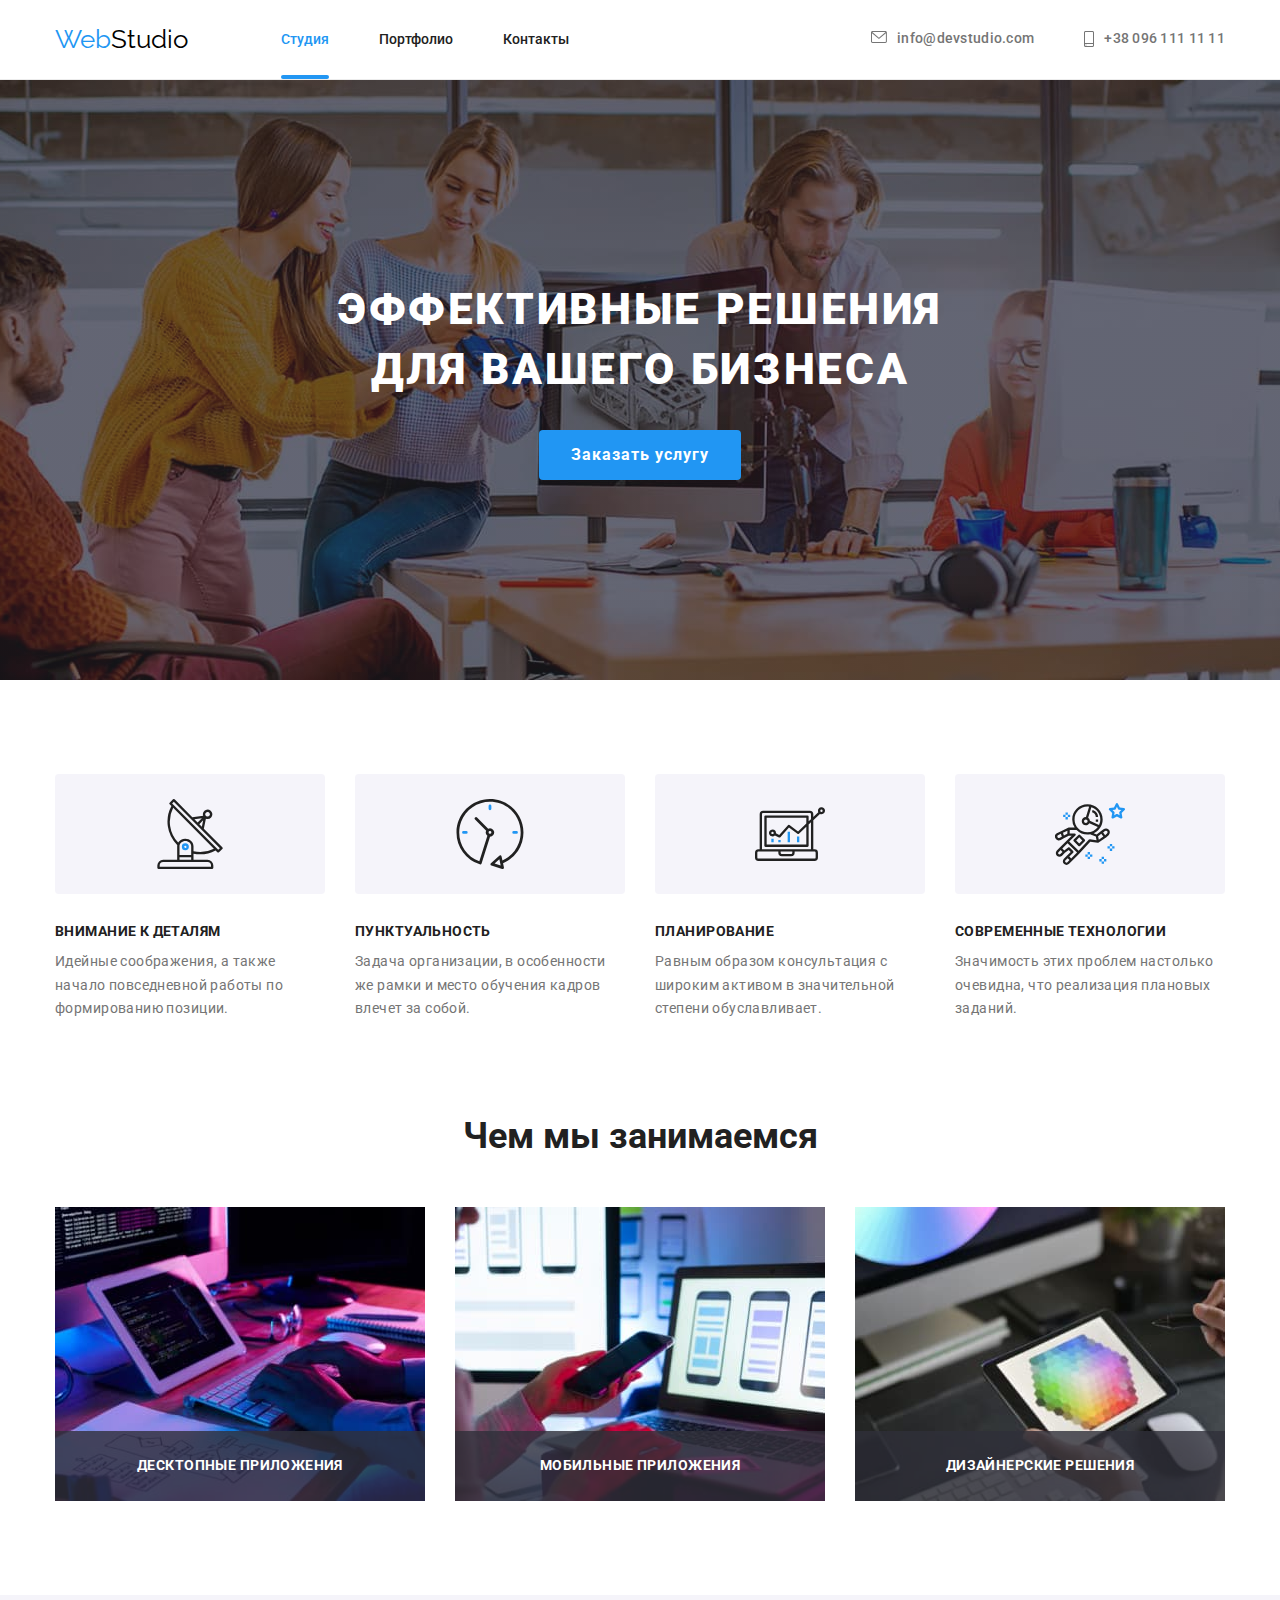
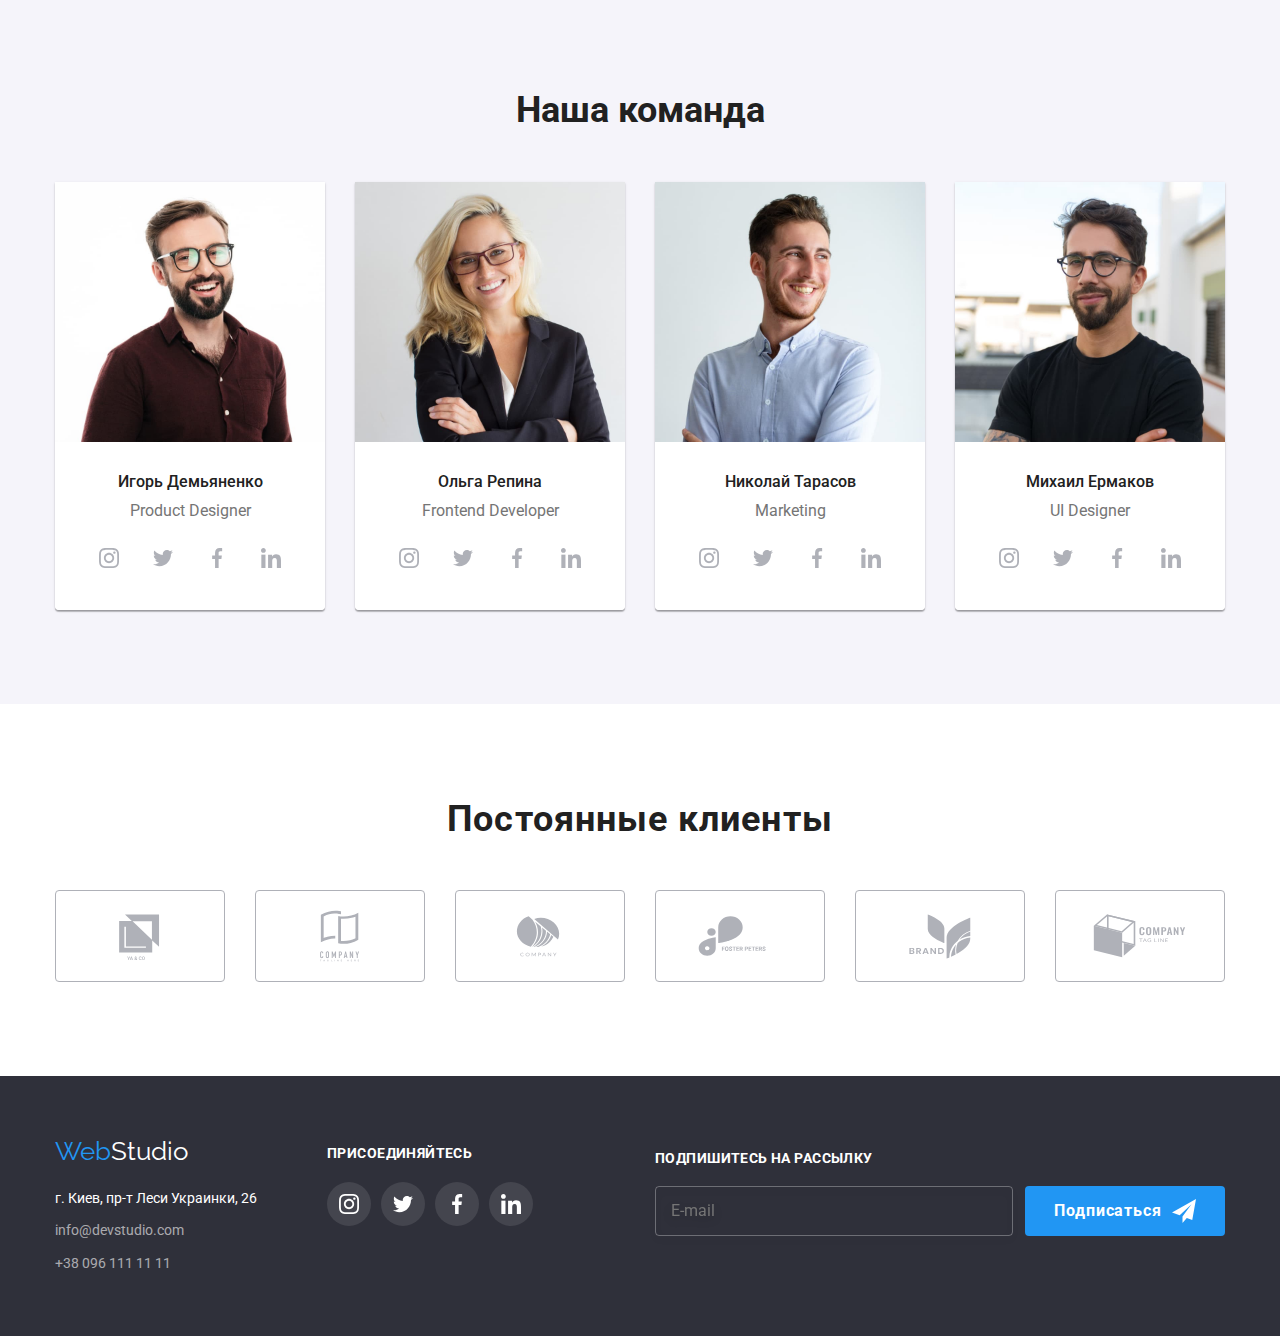
<file: index.html>
<!DOCTYPE html>
<html lang="ru">

<head>

    <meta charset="UTF-8">
    <meta http-equiv="X-UA-Compatible" content="IE=edge">
    <meta name="viewport" content="width=device-width, initial-scale=1.0">
    <title>Студия</title>
    <link
        href="https://fonts.googleapis.com/css2?family=Raleway:wght@700&family=Roboto:wght@400;500;700;900&display=swap"
        rel="stylesheet">
    <link rel="stylesheet"
        href="https://cdnjs.cloudflare.com/ajax/libs/modern-normalize/1.1.0/modern-normalize.min.css">
    <link rel="stylesheet" href="./css/styles.css" />
</head>

<body>
    <header class="page-header">
        <nav class="container main-nav">
            <a href="./index.html" class="logo">Web</a>

            <!-- Навігація на інші сторінки -->
            <ul class="site-nav list">
                <li class="item"><a href="" class="link current">Студия</a></li>
                <li class="item"><a href="./portfolio.html" class="link">Портфолио</a></li>
                <li class="item"><a href="" class="link">Контакты</a></li>
            </ul>

            <ul class="contacts list">
                <li class="contact-item">
                    <a class="contact-link" href="mailto:info@devstudio.com">
                        <svg class="contact-nav" width="16" height="12">
                            <use href="./images/icons/symbol-defs.svg#icon-envelope"></use>
                        </svg>
                        info@devstudio.com</a>
                </li>
                <li class="contact-item">
                    <a class="contact-link" href="tel:+380961111111">
                        <svg class="contact-nav" width="10" height="16">
                            <use href="./images/icons/symbol-defs.svg#icon-smartphone"></use>
                        </svg>
                        +38 096 111 11 11</a>
                </li>
            </ul>
        </nav>
    </header>
    <main>
        <!--Шапка -->
        <section class="order">
            <!-- <div class="container"> -->
            <h1 class="order-title">Эффективные решения для вашего бизнеса</h1>
            <button type="button" class="order-button button" data-modal-open>Заказать услугу</button>
            <div class="backdrop is-hidden" data-modal>

                <div class="modal">

                    <button class="close-button" data-modal-close>
                        <svg class="close-icon" width="18" height="18">
                            <use href="./images/icons/symbol-defs.svg#icon-close-button"></use>
                        </svg>
                    </button>

                        <h2 class="callback">Оставьте свои данные, мы вам перезвоним</h2>
                        <form class="form" autocomplete="off">
                     <div class="form-field">
                        <label class="form-label" for="name">
                           <span class="input-title">Имя</span>
                            <input type="text" class="form-input" name="name" id="name" />
                        
                    <span class="input-icon" href="./images/icons/symbol-defs.svg#icon-person">
                            <svg class="icon-person" width="18" height="18">
                                <use href="./images/icons/symbol-defs.svg#icon-person"></use>
                            </svg>
                    </span>
                    </label>
                     </div>
        
                    <div class="form-field">
                         <label for="phone" class="form-label">
                            <span class="input-title">Телефон</span>                            
                            <input type="tel" class="form-input" name="name" id="phone"/>
                        
                        <span class="input-icon" href="./images/icons/symbol-defs.svg#icon-phone">
                            <svg class="icon-phone" width="18" height="18">
                                <use href="./images/icons/symbol-defs.svg#icon-phone"></use>
                            </svg>
                        </span>
                    </label>
                    </div>
                    <div class="form-field">                        
                   
                    <label for="email" class="form-label">
                        <span class="input-title">Почта</span>
                        <input type="email" class="form-input" name="mail" id="email" />
                    
                    <span class="input-icon" href="./images/icons/symbol-defs.svg#icon-email">
                         <svg class="icon-email" width="18" height="18">
                          <use href="./images/icons/symbol-defs.svg#icon-email"></use>
                      </svg>
                    </span></label>
                </div>
                <div class="form-field">
                    <label for="comment" class="form-label">
                        <span class="input-title">Комментарий</span></label>
                    <textarea class="textarea-field" name="comment" id="comment" placeholder="Введите текст"></textarea>
                </div>

                <label class="checkbox">
                    <div class="contract-checkbox">
                        <input class="input-checkbox" type="checkbox" name="contract"/>
                        <span class="fake">

                        </span>
                        <svg class="checkbox-icon">
                            <use width="16" height="16" class="icon-check" href="./images/icons/symbol-defs.svg#icon-icon-check1"></use>
                        </svg>
                
                        <p class="text-checkbox">Соглашаюсь с рассылкой и принимаю <a class="checkbox-link" href="">
                                Условия договора</a></p>
                    </div>
                </label>
                
                <button class="form-button" type="submit">Отправить</button>
                    </form>
                    
                </div>
            </div>
            </div>
        </section> 

        <!-- Особливості -->
        <section class="features">
            <div class="container">
                <h2 class="our-features">Наши преимущества</h2>
                <div class="feature-titles">
                    <ul class="features-list list">

                        <li class="feature icon-antenna">
                            <div class="feature-item">
                                <h3 class="feature-title">Внимание к деталям</h3>
                                <p class="feature-text">Идейные соображения, а также начало повседневной работы по
                                    формированию
                                    позиции.</p>
                            </div>
                        </li>

                        <li class="feature icon-clock">
                            <div class="feature-item">
                                <h3 class="feature-title">Пунктуальность</h3>
                                <p class="feature-text">Задача организации, в особенности же рамки и место обучения
                                    кадров
                                    влечет за собой.</p>
                            </div>
                        </li>

                        <li class="feature icon-diagram">
                            <div class="feature-item">
                                <h3 class="feature-title">Планирование</h3>
                                <p class="feature-text">Равным образом консультация с широким активом в значительной
                                    степени
                                    обуславливает.</p>
                            </div>
                        </li>


                        <li class="feature icon-astronaut">
                            <div class="feature-item">
                                <h3 class="feature-title">Современные технологии</h3>
                                <p class="feature-text">Значимость этих проблем настолько очевидна, что реализация
                                    плановых
                                    заданий.
                                </p>
                            </div>
                        </li>

                    </ul>
                </div>
            </div>
        </section>

        <section class="works">
            <div class="container">
                <h2 class="work-title">Чем мы занимаемся</h2>
                <ul class="works-list">
                    <li class="work">
                        <div class="work-thumb">
                        <img class="work-sample" src="./images/jpg-images/activity1.jpg" alt="programer working his desk office" width="370">
                        <div class="work-item">
                            <h2 class="work-item-title">Десктопные приложения</h2>
                        </div>
                        </div>                       
                        </li>
                    <li class="work">
                        <div class="work-thumb">
                        <img class="work-sample" src="./images/jpg-images/activity2.jpg"
                            alt="team creator is working interface mobile phones" width="370">
                            <div class="work-item">
                                <h2 class="work-item-title">Мобильные приложения</h2>
                            </div>
                            </div>
                    </li>
                    <li class="work">
                        <div class="work-thumb">
                        <img class="work-sample" src="./images/jpg-images/activity3.jpg" alt="designer is working on tablet" width="370">
                        <div class="work-item">
                            <h2 class="work-item-title">Дизайнерские решения</h2>
                        </div>
                        </div>
                    </li>
                </ul>
            </div>
        </section>

        <section class="team-members">
            <div class="container">
                <h2 class="team-title">Наша команда</h2>
                <ul class="team-list">
                    <li class="team-member">
                        <img class="person" src="./images/jpg-images/product_designer.jpg" alt="Product Designer, Igor Demianenko"
                            width="270">
                        <div class="specialist">
                            <h3 class="name">Игорь Демьяненко</h3>
                            <p class="position">Product Designer</p>
                            <ul class="specialist-links">
                                <li class="social-link">
                                    <a class="icon-link" href="./images/icons/symbol-defs.svg#icon-instagram">
                                        <svg class="social-icon" width="20" height="20">
                                            <use href="./images/icons/symbol-defs.svg#icon-instagram">
                                            </use>
                                        </svg>
                                    </a>
                                </li>
                                <li class="social-link">
                                    <a class="icon-link" href="./images/icons/symbol-defs.svg#icon-twitter">
                                        <svg class="social-icon" width="20" height="20">
                                            <use href="./images/icons/symbol-defs.svg#icon-twitter">
                                            </use>
                                        </svg>
                                    </a>
                                </li>
                                <li class="social-link">
                                    <a class="icon-link" href="./images/icons/symbol-defs.svg#icon-facebook">
                                        <svg class="social-icon" width="20" height="20">
                                            <use href="./images/icons/symbol-defs.svg#icon-facebook">
                                            </use>
                                        </svg>
                                    </a>
                                </li>
                                <li class="social-link">
                                    <a class="icon-link" href="./images/icons/symbol-defs.svg#icon-linkedin">
                                        <svg class="social-icon" width="20" height="20">
                                            <use href="./images/icons/symbol-defs.svg#icon-linkedin">
                                            </use>
                                        </svg>
                                    </a>
                                </li>
                            </ul>
                        </div>

                    </li>
                    <li class="team-member">
                        <img class="person" src="./images/jpg-images/frontend_developer.jpg" alt="Frontend Developer, Olha Repina"
                            width="270">
                        <div class="specialist">
                            <h3 class="name">Ольга Репина</h3>
                            <p class="position">Frontend Developer</p>
                            <ul class="specialist-links">
                                <li class="social-link">
                                    <a class="icon-link" href="./images/icons/symbol-defs.svg#icon-instagram">
                                        <svg class="social-icon" width="20" height="20">
                                            <use href="./images/icons/symbol-defs.svg#icon-instagram">
                                            </use>
                                        </svg>
                                    </a>
                                </li>
                                <li class="social-link">
                                    <a class="icon-link" href="./images/icons/symbol-defs.svg#icon-twitter">
                                        <svg class="social-icon" width="20" height="20">
                                            <use href="./images/icons/symbol-defs.svg#icon-twitter">
                                            </use>
                                        </svg>
                                    </a>
                                </li>
                                <li class="social-link">
                                    <a class="icon-link" href="./images/icons/symbol-defs.svg#icon-facebook">
                                        <svg class="social-icon" width="20" height="20">
                                            <use href="./images/icons/symbol-defs.svg#icon-facebook">
                                            </use>
                                        </svg>
                                    </a>
                                </li>
                                <li class="social-link">
                                    <a class="icon-link" href="./images/icons/symbol-defs.svg#icon-linkedin">
                                        <svg class="social-icon" width="20" height="20">
                                            <use href="./images/icons/symbol-defs.svg#icon-linkedin">
                                            </use>
                                        </svg>
                                    </a>
                                </li>
                            </ul>
                        </div>
                    </li>
                    <li class="team-member">
                        <img class="person" src="./images/jpg-images/marketing.jpg" alt="Marketing, Nikolai Tarasov" width="270">
                        <div class="specialist">
                            <h3 class="name">Николай Тарасов</h3>
                            <p class="position">Marketing</p>
                            <ul class="specialist-links">
                                <li class="social-link">
                                    <a class="icon-link" href="./images/icons/symbol-defs.svg#icon-instagram">
                                        <svg class="social-icon" width="20" height="20">
                                            <use href="./images/icons/symbol-defs.svg#icon-instagram">
                                            </use>
                                        </svg>
                                    </a>
                                </li>
                                <li class="social-link">
                                    <a class="icon-link" href="./images/icons/symbol-defs.svg#icon-twitter">
                                        <svg class="social-icon" width="20" height="20">
                                            <use href="./images/icons/symbol-defs.svg#icon-twitter">
                                            </use>
                                        </svg>
                                    </a>
                                </li>
                                <li class="social-link">
                                    <a class="icon-link" href="./images/icons/symbol-defs.svg#icon-facebook">
                                        <svg class="social-icon" width="20" height="20">
                                            <use href="./images/icons/symbol-defs.svg#icon-facebook">
                                            </use>
                                        </svg>
                                    </a>
                                </li>
                                <li class="social-link">
                                    <a class="icon-link" href="./images/icons/symbol-defs.svg#icon-linkedin">
                                        <svg class="social-icon" width="20" height="20">
                                            <use href="./images/icons/symbol-defs.svg#icon-linkedin">
                                            </use>
                                        </svg>
                                    </a>
                                </li>
                            </ul>
                        </div>
                    </li>
                    <li class="team-member">
                        <img class="person" src="./images/jpg-images/ui_designer.jpg" alt="UI Designer, Mikhail Yermakov"
                            width="270">
                        <div class="specialist">
                            <h3 class="name">Михаил Ермаков</h3>
                            <p class="position">UI Designer</p>
                            <ul class="specialist-links">
                                <li class="social-link">
                                    <a class="icon-link" href="./images/icons/symbol-defs.svg#icon-instagram">
                                        <svg class="social-icon" width="20" height="20">
                                            <use href="./images/icons/symbol-defs.svg#icon-instagram">
                                            </use>
                                        </svg>
                                    </a>
                                </li>
                                <li class="social-link">
                                    <a class="icon-link" href="./images/icons/symbol-defs.svg#icon-twitter">
                                        <svg class="social-icon" width="20" height="20">
                                            <use href="./images/icons/symbol-defs.svg#icon-twitter">
                                            </use>
                                        </svg>
                                    </a>
                                </li>
                                <li class="social-link">
                                    <a class="icon-link" href="./images/icons/symbol-defs.svg#icon-facebook">
                                        <svg class="social-icon" width="20" height="20">
                                            <use href="./images/icons/symbol-defs.svg#icon-facebook">
                                            </use>
                                        </svg>
                                    </a>
                                </li>
                                <li class="social-link">
                                    <a class="icon-link" href="./images/icons/symbol-defs.svg#icon-linkedin">
                                        <svg class="social-icon" width="20" height="20">
                                            <use href="./images/icons/symbol-defs.svg#icon-linkedin">
                                            </use>
                                        </svg>
                                    </a>
                                </li>
                            </ul>
                        </div>
                    </li>
                </ul>
            </div>
        </section>

        <section class="clients">
            <div class="container">
                <h2 class="clients-title">Постоянные клиенты</h2>
                <ul class="clients-list">
                    <li class="clients-item">
                        <a class="button-client" href="./images/icons/symbol-defs.svg#icon-company1">
                            <svg class="button-icon">
                                <use href="./images/icons/symbol-defs.svg#icon-company1-1"></use>
                            </svg>
                        </a>
                    </li>
                    <li class="clients-item"><a class="button-client"
                            href="./images/icons/symbol-defs.svg#icon-company2"">
                <svg class=" button-icon">
                            <use href="./images/icons/symbol-defs.svg#icon-company2"></use>
                            </svg>
                        </a></li>
                    <li class="clients-item"><a class="button-client"
                            href="./images/icons/symbol-defs.svg#icon-company3">
                            <svg class="button-icon">
                                <use href="./images/icons/symbol-defs.svg#icon-company3"></use>
                            </svg>
                        </a></li>
                    <li class="clients-item"><a class="button-client"
                            href="./images/icons/symbol-defs.svg#icon-company4">
                            <svg class="button-icon">
                                <use href="./images/icons/symbol-defs.svg#icon-company4"></use>
                            </svg>
                        </a></li>
                    <li class="clients-item"><a class="button-client"
                            href="./images/icons/symbol-defs.svg#icon-company5">
                            <svg class="button-icon">
                                <use href="./images/icons/symbol-defs.svg#icon-company5"></use>
                            </svg>
                        </a></li>
                    <li class="clients-item"><a class="button-client"
                            href="./images/icons/symbol-defs.svg#icon-company6">
                            <svg class="button-icon">
                                <use href="./images/icons/symbol-defs.svg#icon-company6"></use>
                            </svg>
                        </a></li>
                </ul>
            </div>
        </section>

    </main>
    <footer class="footer">
        <section class="container footer-nav">
            <div>
                <a href="./index.html" class="footer-logo">Web</a>
                <address>
                    <ul class="footer-contacts">
                        <li class="address-item"><a
                                href="https://www.google.com/maps/place/%D0%B1%D1%83%D0%BB%D1%8C%D0%B2%D0%B0%D1%80+%D0%9B%D0%B5%D1%81%D1%96+%D0%A3%D0%BA%D1%80%D0%B0%D1%97%D0%BD%D0%BA%D0%B8,+26,+%D0%9A%D0%B8%D1%97%D0%B2,+%D0%A3%D0%BA%D1%80%D0%B0%D1%97%D0%BD%D0%B0,+02000/@50.4265807,30.5383858,17z/data=!3m1!4b1!4m5!3m4!1s0x40d4cf0e033ecbe9:0x57a4dffefec77da0!8m2!3d50.4265807!4d30.5383858"
                                target="_blank" class="footer-contact-address">г.
                                Киев, пр-т Леси Украинки, 26</a></li>
                        <li class="address-item"><a href="mailto:info@devstudio.com"
                                class="footer-contact-email">info@devstudio.com</a></li>
                        <li class="address-item"><a href="tel:+380961111111" class="footer-contact-tel">+38 096 111 11
                                11</a></li>
                    </ul>
                </address>
            </div>
            <div class="join-us">
                <p class="join-title">Присоединяйтесь</p>
                <ul class="join-list">
                    <li class="social-link">
                        <a class="icon-link" href="./images/icons/symbol-defs.svg#icon-instagram">
                            <svg class="social-icon" width="20" height="20">
                                <use href="./images/icons/symbol-defs.svg#icon-instagram">
                                </use>
                            </svg>
                        </a>
                    </li>
                    <li class="social-link">
                        <a class="icon-link" href="./images/icons/symbol-defs.svg#icon-twitter">
                            <svg class="social-icon" width="20" height="20">
                                <use href="./images/icons/symbol-defs.svg#icon-twitter"></use>
                            </svg>
                        </a>
                    </li>
                    <li class="social-link">
                        <a class="icon-link" href="./images/icons/symbol-defs.svg#icon-facebook">
                            <svg class="social-icon" width="20" height="20">
                                <use href="./images/icons/symbol-defs.svg#icon-facebook"></use>
                            </svg>
                        </a>
                    </li>
                    <li class="social-link">
                        <a class="icon-link" href="./images/icons/symbol-defs.svg#icon-linkedin">
                            <svg class="social-icon" width="20" height="20">
                                <use href="images/icons/symbol-defs.svg#icon-linkedin"></use>
                            </svg>
                        </a>
                    </li>
                </ul>
</div>
<div class="subscription">
    <p class="subscription-text">Подпишитесь на рассылку
       <form class="subscription-form" name="subscription-form" autocomplete="off">
        <label class="subscription-label">
            <input placeholder="E-mail" type="email" name="email" class="email"/>
  
            <button type="button" class="subscription-submit">Подписаться
                <svg width="24" height="24" class="subscribe-icon">
                    <use href="./images/icons/symbol-defs.svg#icon-icon-send"></use>
                </svg>
            </button>
        </label>

    </form>
    </p>
</div>
</div>
</div>
</section>
</footer>
<script src="./modal.js"></script>
</body>

</html>
</file>
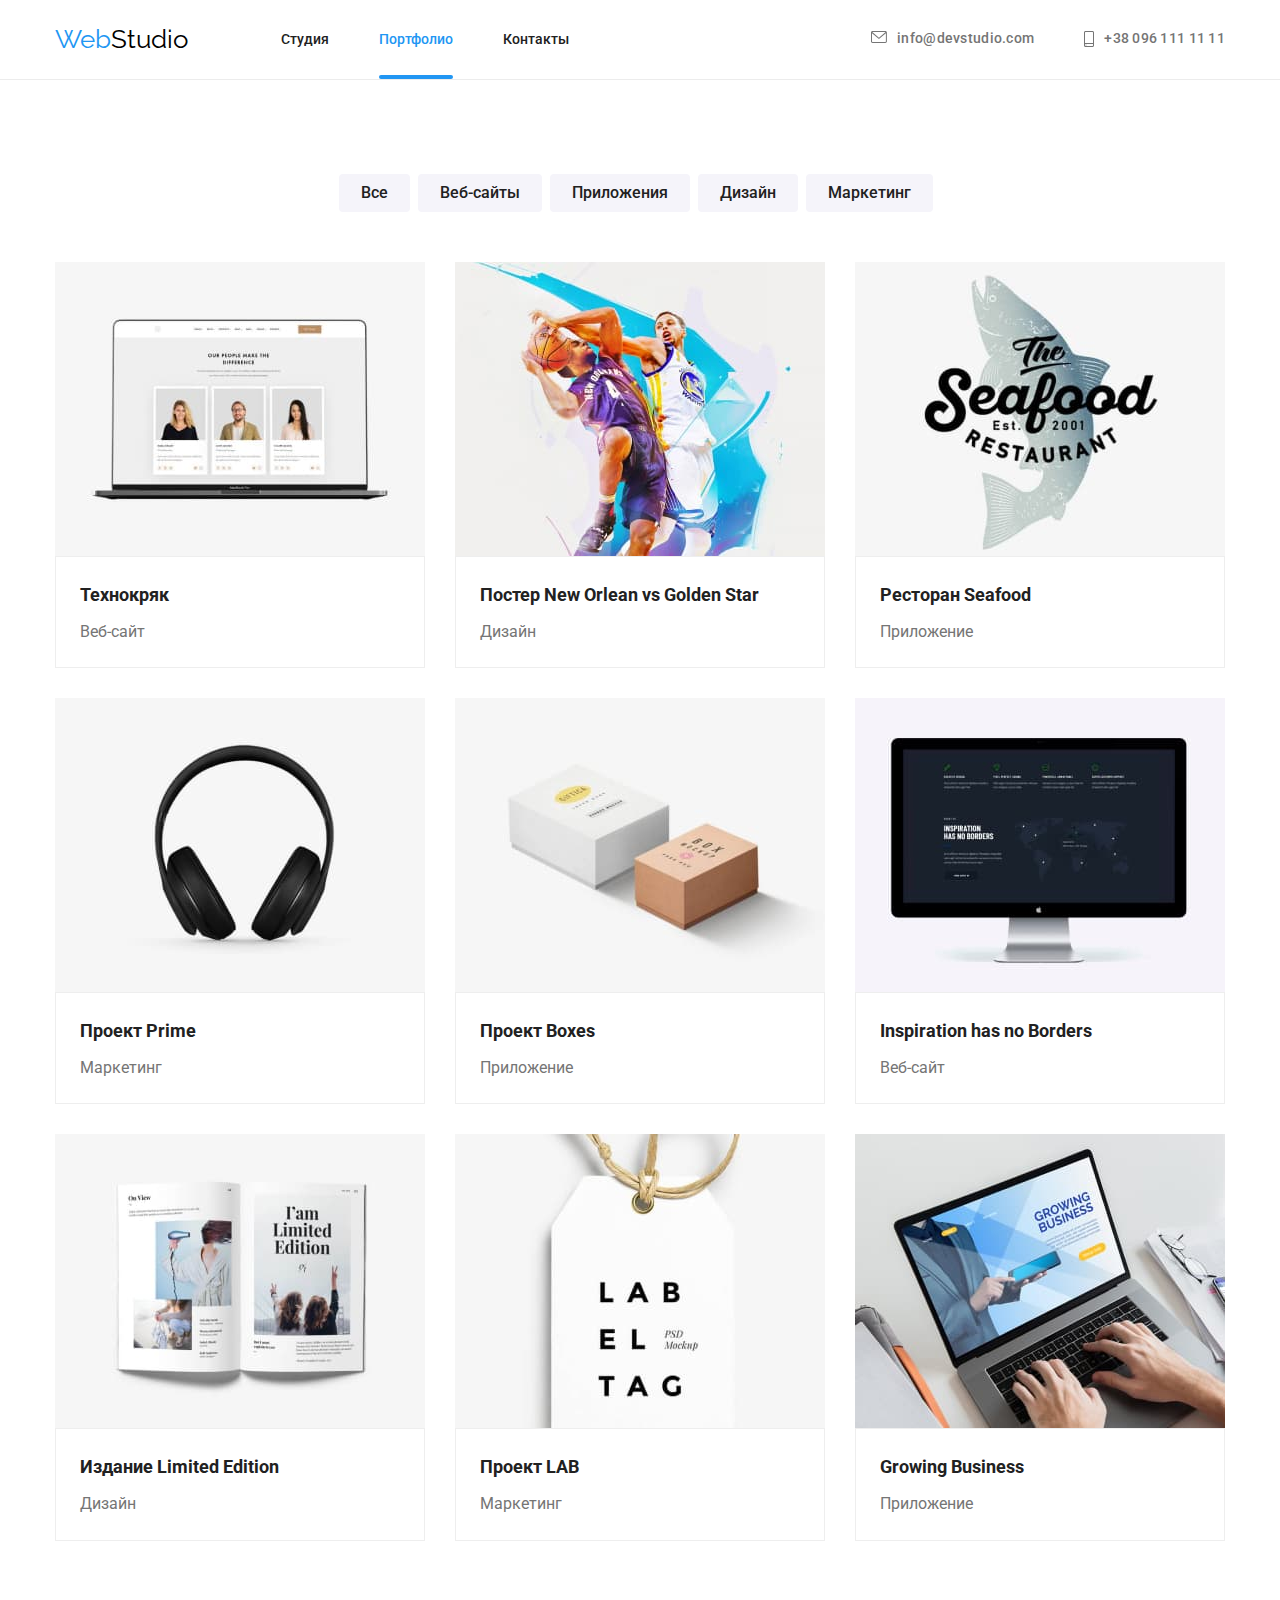
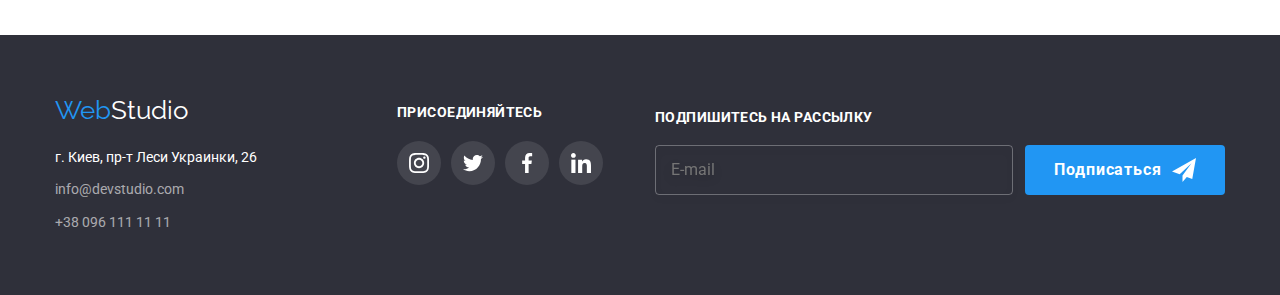
<file: portfolio.html>
<!DOCTYPE html>
<html lang="en">

<head>

    <meta charset="UTF-8">
    <meta http-equiv="X-UA-Compatible" content="IE=edge">
    <meta name="viewport" content="width=device-width, initial-scale=1.0">
    <title>Портфолио</title>
    <link
        href="https://fonts.googleapis.com/css2?family=Raleway:wght@700&family=Roboto:wght@400;500;700;900&display=swap"
        rel="stylesheet">
    <link rel="stylesheet"
        href="https://cdnjs.cloudflare.com/ajax/libs/modern-normalize/1.1.0/modern-normalize.min.css">
    <link rel="stylesheet" href="./css/styles.css">
</head>

<body>
    <header class="page-header">
        <nav class="container main-nav">
            <a href="./index.html" class="logo">Web</a>

            <!-- Навігація на інші сторінки -->
            <ul class="site-nav list">
                <li class="item"><a href="./index.html" class="link">Студия</a></li>
                <li class="item"><a href="./portfolio.html" class="link current">Портфолио</a></li>
                <li class="item"><a href="" class="link">Контакты</a></li>
            </ul>

            <ul class="contacts list">
                <li class="contact-item">
                    <a class="contact-link" href="mailto:info@devstudio.com">
                        <svg class="contact-nav" width="16" height="12">
                            <use href="./images/icons/symbol-defs.svg#icon-envelope"></use>
                        </svg>
                        info@devstudio.com</a>
                </li>
                <li class="contact-item">
                    <a class="contact-link" href="tel:+380961111111">
                        <svg class="contact-nav" width="10" height="16">
                            <use href="./images/icons/symbol-defs.svg#icon-smartphone"></use>
                        </svg>
                        +38 096 111 11 11</a>
                </li>
            </ul>
        </nav>
    </header>
    <main>
        <!-- Фільтри -->
        <section class="filters">
            <div class="container">
                <h1 class="filter-title">Filters</h1>
                <ul class="filters-nav list">
                    <li><button type="button primary" class="filter">Все</button></li>
                    <li><button type="button secondary" class="filter">Веб-сайты</button></li>
                    <li><button type="button secondary" class="filter">Приложения</button></li>
                    <li><button type="button secondary" class="filter">Дизайн</button></li>
                    <li><button type="button secondary" class="filter">Маркетинг</button></li>
                </ul>

                <ul class="samples-list">
                    <li class="samples">
                        <div class="sample-thumb">
                        <img class="project" src="./images/jpg-images/project1.jpg" alt="Web-site" width="370">
                        
                        <div class="sample-overlay">
                            <p>Ресурс предлагает комплексные предложения с разным уровнем функционала и сервисов.
                            Все это позволит посетителю получить исчерпывающие сведения о компании или частном лице.</p>
                        </div>

                        </div>
                        <div class="sample-description">
                            <h2 class="sample">Технокряк</h2>
                            <p class="filter-type">Веб-сайт</p>
                        </div>
                    </li>

                    <li class="samples">
                        <div class="sample-thumb">
                        <img class="project" src="./images/jpg-images/project2.jpg" alt="Poster" width="370">
                        
                        <div class="sample-overlay">
                            <p>Ресурс предлагает комплексные предложения с разным уровнем функционала и сервисов.
                                Все это позволит посетителю получить исчерпывающие сведения о компании или частном лице.</p>
                        </div>
                        </div>
                        <div class="sample-description">
                            <h2 class="sample">Постер New Orlean vs Golden Star</h2>
                            <p class="filter-type">Дизайн</p>
                        </div>
                    </li>
                    <li class="samples">
                        <div class="sample-thumb">
                        <img class="project" src="./images/jpg-images/project3.jpg" alt="Application" width="370">
                        
                        <div class="sample-overlay">
                            <p>Ресурс предлагает комплексные предложения с разным уровнем функционала и сервисов.
                                Все это позволит посетителю получить исчерпывающие сведения о компании или частном лице.</p>
                        </div>
                        </div>
                        <div class="sample-description">
                            <h2 class="sample">Ресторан Seafood</h2>
                            <p class="filter-type">Приложение</p>
                        </div>
                    </li>
                    <li class="samples">
                        <div class="sample-thumb">
                        <img class="project" src="./images/jpg-images/project4.jpg" alt="Marketing" width="370">
                        
                        <div class="sample-overlay">
                            <p>Ресурс предлагает комплексные предложения с разным уровнем функционала и сервисов.
                                Все это позволит посетителю получить исчерпывающие сведения о компании или частном лице.</p>
                        </div>
                        </div>
                        <div class="sample-description">
                            <h2 class="sample">Проект Prime</h2>
                            <p class="filter-type">Маркетинг</p>
                        </div>
                    </li>
                    <li class="samples">
                        <div class="sample-thumb">
                        <img class="project" src="./images/jpg-images/project5.jpg" alt="Application" width="370">
                        
                        <div class="sample-overlay">
                            <p>Ресурс предлагает комплексные предложения с разным уровнем функционала и сервисов.
                                Все это позволит посетителю получить исчерпывающие сведения о компании или частном лице.</p>
                        </div>
                        </div>
                        <div class="sample-description">
                            <h2 class="sample">Проект Boxes</h2>
                            <p class="filter-type">Приложение</p>
                        </div>
                    </li>
                    <li class="samples">
                        <div class="sample-thumb">
                        <img class="project" src="./images/jpg-images/project6.jpg" alt="Web-site" width="370">
                        
                        <div class="sample-overlay">
                            <p>Ресурс предлагает комплексные предложения с разным уровнем функционала и сервисов.
                                Все это позволит посетителю получить исчерпывающие сведения о компании или частном лице.</p>
                        </div>
                        </div>
                        <div class="sample-description">
                            <h2 class="sample">Inspiration has no Borders</h2>
                            <p class="filter-type">Веб-сайт</p>
                        </div>
                    </li>
                    <li class="samples">
                        <div class="sample-thumb">
                        <img class="project" src="./images/jpg-images/project7.jpg" alt="Design" width="370">
                        
                        <div class="sample-overlay">
                            <p>Ресурс предлагает комплексные предложения с разным уровнем функционала и сервисов.
                                Все это позволит посетителю получить исчерпывающие сведения о компании или частном лице.</p>
                        </div>
                        </div>
                        <div class="sample-description">
                            <h2 class="sample">Издание Limited Edition</h2>
                            <p class="filter-type">Дизайн</p>
                        </div>
                    </li>
                    <li class="samples">
                        <div class="sample-thumb">
                        <img class="project" src="./images/jpg-images/project8.jpg" alt="Marketing" width="370">
                        
                        <div class="sample-overlay">
                            <p>Ресурс предлагает комплексные предложения с разным уровнем функционала и сервисов.
                                Все это позволит посетителю получить исчерпывающие сведения о компании или частном лице.</p>
                        </div>
                        </div>
                        <div class="sample-description">
                            <h2 class="sample">Проект LAB</h2>
                            <p class="filter-type">Маркетинг</p>
                        </div>
                    </li>
                    <li class="samples">
                        <div class="sample-thumb">
                        <img class="project" src="./images/jpg-images/project9.jpg" alt="Application" width="370">
                        
                        <div class="sample-overlay">
                            <p>Ресурс предлагает комплексные предложения с разным уровнем функционала и сервисов.
                                Все это позволит посетителю получить исчерпывающие сведения о компании или частном лице.</p>
                        </div>
                        </div>
                        <div class="sample-description">
                            <h2 class="sample">Growing Business</h2>
                            <p class="filter-type">Приложение</p>
                        </div>
                    </li>
                </ul>
            </div>
        </section>
    </main>
    <footer class="footer">
        <section class="container footer-nav">
            <div>
                <a href="./index.html" class="footer-logo">Web</a>
                <address>
                    <ul class="footer-contacts">
                        <li class="address-item"><a
                                href="https://www.google.com/maps/place/%D0%B1%D1%83%D0%BB%D1%8C%D0%B2%D0%B0%D1%80+%D0%9B%D0%B5%D1%81%D1%96+%D0%A3%D0%BA%D1%80%D0%B0%D1%97%D0%BD%D0%BA%D0%B8,+26,+%D0%9A%D0%B8%D1%97%D0%B2,+%D0%A3%D0%BA%D1%80%D0%B0%D1%97%D0%BD%D0%B0,+02000/@50.4265807,30.5383858,17z/data=!3m1!4b1!4m5!3m4!1s0x40d4cf0e033ecbe9:0x57a4dffefec77da0!8m2!3d50.4265807!4d30.5383858"
                                target="_blank" class="footer-contact-address">г.
                                Киев, пр-т Леси Украинки, 26</a></li>
                        <li class="address-item"><a href="mailto:info@devstudio.com"
                                class="footer-contact-email">info@devstudio.com</a>
                        </li>
                        <li class="address-item"><a href="tel:+380961111111" class="footer-contact-tel">+38 096 111 11
                                11</a></li>
                    </ul>
                </address>
            </div>
            <div class="join-us">
            <section class="join-us">
                <p class="join-title">Присоединяйтесь</p>
                <ul class="join-list">
                    <li class="social-link">
                        <a class="icon-link" href="./images/icons/symbol-defs.svg#icon-instagram">
                            <svg class="social-icon" width="20" height="20">
                                <use href="./images/icons/symbol-defs.svg#icon-instagram">
                                </use>
                            </svg>
                        </a>
                    </li>
                    <li class="social-link">
                        <a class="icon-link" href="./images/icons/symbol-defs.svg#icon-twitter">
                            <svg class="social-icon" width="20" height="20">
                                <use href="./images/icons/symbol-defs.svg#icon-twitter"></use>
                            </svg>
                        </a>
                    </li>
                    <li class="social-link">
                        <a class="icon-link" href="./images/icons/symbol-defs.svg#icon-facebook">
                            <svg class="social-icon" width="20" height="20">
                                <use href="./images/icons/symbol-defs.svg#icon-facebook"></use>
                            </svg>
                        </a>
                    </li>
                    <li class="social-link">
                        <a class="icon-link" href="./images/icons/symbol-defs.svg#icon-linkedin">
                            <svg class="social-icon" width="20" height="20">
                                <use href="images/icons/symbol-defs.svg#icon-linkedin"></use>
                            </svg>
                        </a>
                    </li>
                </ul>
            </div>
            <div class="subscription">
               <p class="subscription-text">Подпишитесь на рассылку
                 <form class="subscription-form" name="subscription-form" autocomplete="off">
                   <label class="subscription-label">
                       <input placeholder="E-mail" type="email" name="email" class="email" />

                         <button type="button" class="subscription-submit">Подписаться
                        <svg width="24" height="24" class="subscribe-icon">
                    <use width="24" height="24" href="./images/icons/symbol-defs.svg#icon-icon-send"></use>
                        </svg>
                  </button>
                </label>
              </form>
            </p>
         </div>
        </div>
      </div>
    </section>
    </footer>
</body>
</html>
</file>
<file: css/styles.css>
/* main color #212121 */
/* secondary color #757575 */
/* accent color #2196F3 */
/* main white color #FFFFFF */
/* secondary white color rgba(255, 255, 255, 0.6) */

:root {
    --primary-text-color: #757575;
    --title-text-color: #212121;
    --accent-color: rgb(33, 150, 243);
    --primary-white-color: #FFFFFF;
    --button-color: #F5F4FA;
    --secondary-white-color: rgba(255, 255, 255, 0.6);
    --footer-color: #2F303A;
    --logo-text-color: #000000;
    --team-bg-color: #f5f4fa;
    --secondary-border-color: #eeeeee;
    --order-background: #C4C4C4;
    --border-color: #ECECEC;
    --icon-fill: rgba(175, 177, 184, 1);
    --backdrop-background: rgba(0, 0, 0, 0.2);

    --timing-function: cubic-bezier(0.4, 0, 0.2, 1);
}

body {
    /* width: 1200px; */
    font-family: Roboto, sans-serif;
    background-color: var(--primary-white-color);
    color: var(--primary-text-color);
}

.container {
    padding-left: 15px;
    padding-right: 15px;
    margin-left: auto;
    margin-right: auto;
    width: 1200px;
}

ul {
    list-style: none;
    padding: 0;
    margin: 0;
}

header {
    border-bottom: 1px solid var(--border-color);
    padding: 24px 0;
}

.main-nav {
    display: flex;
    align-items: center;
    /* height: 80px; */
}

.logo {
    color: var(--accent-color);
    font-family: Raleway, sans-serif;
    font-size: 26px;
    line-height: 1.19;
    text-decoration: none;
    /* color: #2196F3; */
}

.logo::after {
    content: "Studio";
    color: var(--logo-text-color);
}

/* site nav */

.site-nav {
    display: flex;
    margin-left: 93px;
}

.site-nav .item:not(:last-child) {
    margin-right: 50px;
}

.site-nav .link {
    padding-top: 32px;
    padding-bottom: 32px;
    position: relative;
    font-weight: 500;
    font-size: 14px;
    line-height: 1.14;
    color: var(--title-text-color);
    text-decoration: none;
    transition-duration: 250ms;
    transition-timing-function: cubic-bezier(0.4, 0, 0.2, 1);
}

.site-nav .link:hover,
.site-nav .link:focus {
    color: var(--accent-color);
}

.link.current::after {
    position: absolute;
    bottom: 0;
    left: 0;
    content: "";
    display: inline-block;
    width: 100%;
    height: 4px;
    background: #2196F3;
    border-radius: 2px;
}



/* header contacts */
.contacts {
    display: flex;
    margin-left: auto;
}

.contacts a {
    display: flex;
}

.contacts .contact-item+.contact-item {
    margin-left: 50px;
}

.contact-nav {
    margin-right: 10px;
}

.contact-link {
    display: flex;
    color: var(--primary-text-color);
    fill: var(--primary-text-color);
    font-weight: 500;
    font-size: 14px;
    line-height: 1.14;
    letter-spacing: 0.02em;
    text-decoration: none;
    transition-duration: 250ms;
    transition-timing-function: cubic-bezier(0.4, 0, 0.2, 1);
}

.contact-link:hover,
.contact-link:focus {
    color: var(--accent-color);
    fill: var(--accent-color);
}


.filters-nav .link {
    color: var(--accent-color);
    transition-duration: 250ms;
    transition-timing-function: cubic-bezier(0.4, 0, 0.2, 1);
}

.filters-nav .link:hover,
.filters-nav .link:focus {
    color: var(--accent-color);
}

.link.current {
    color: var(--accent-color);
}

/* Эффективные решения для вашего бизнеса */
.order {
    height: 600px;
    max-width: 1600px;
    margin-left: auto;
    margin-right: auto;
    background-image:
     linear-gradient(to right, rgba(47, 48, 58, 0.4), rgba(47, 48, 58, 0.4)),
        url(../images/jpg-images/order-image.jpg);
    background-repeat: no-repeat;
    background-position: center;
    background-size: cover;
    text-align: center;
    padding-top: 200px;
    padding-bottom: 200px;
}

.order-title {
    text-align: center;
    margin: 0 auto;
    /* padding-bottom: 30px;
    /* margin-top: 0; */
    margin-bottom: 30px;
    font-weight: 900;
    font-size: 44px;
    line-height: 1.36;
    /* text-align: center; */
    letter-spacing: 0.06em;
    text-transform: uppercase;
    color: var(--primary-white-color);
    width: 696px;
}

.backdrop{
    z-index: 3;
    position: fixed;
    top: 0;
    left: 0;
    width: 100%;
    height: 100%;
    background-color: var(--backdrop-background);
    transition: opacity 250ms cubic-bezier(0.4, 0, 0.2, 1);
    opacity: 1;
}

.backdrop.is-hidden{
    opacity: 0;
    pointer-events: none;
}

.modal{
    display: inline-block;
    position: absolute;
    top: 50%;
    left: 50%;
    transform: translate(-50%, -50%);
    min-width: 528px;
    max-height: 581px;
    border-radius: 4px;
    padding: 40px;
    background: var(--primary-white-color);
    border-radius: 4px;
}


.close-button {
    position: absolute;
    display: flex;
    justify-content: center;
    align-items: center;
    right: 8px;
    top: 8px;
    border-radius: 50%;
    cursor: pointer;
    width: 30px;
    height: 30px;
    border: 1px solid var(--border-color);
    background-color: var(--primary-white-color);
    color: var(--accent-color);
    transition: fill 250ms var(--timing-function);
}

.close-icon:hover,
.close-icon:focus {
fill: var(--accent-color);
}

.close-icon {
    fill: var(--logo-text-color);
    width: 15px;
    height: 15px;
    border: 1px solid transparent;
}

.callback {
    margin-top: 0;
    margin-bottom: 12px;
    font-weight: 700;
    font-size: 20px;
    line-height: 1.15;
    text-align: center;
    letter-spacing: 0.03em;
    color: var(--title-text-color);
}
.form-field{
position: relative;
margin-bottom: 10px;
transition: border 250ms var(--timing-function);
}

.input-title{
width: 100%;
top: 50%;
left: 0;
display: block;
margin-bottom: 4px;
font-weight: 400;
font-size: 12px;
line-height: 1.16;
letter-spacing: 0.01em;
color: var(--primary-text-color);
text-align: left;
}

.form-input{
    display: block;
    width: 100%;
    height:40px;
    margin: 0;
    padding: 10px 30px 10px 40px;
    font: inherit;
    border: 1px solid rgba(33, 33, 33, 0.2);
    border-radius: 4px;
    cursor: pointer;
    outline: none;
    transition: border 250ms var(--timing-function);
   
}

.form-input:focus-within,
.form-input:hover{
    border: 1px solid var(--accent-color);
}

.input-icon {
    position: absolute;
    top: 30px;
    left: 10px;
    transition: border 250ms var(--timing-function);
}

.form-field:focus-within .input-icon,
.form-field:hover .input-icon{
fill: var(--accent-color);
}

.textarea-field {
    outline: none;
    resize: none;
    justify-content: center;
    padding: 16px 12px;
    width: 448px;
    height: 120px;
    margin-top: 4px;

    border: 1px solid rgba(33, 33, 33, .2);
    transition: border 250ms var(--timing-function);
    cursor: pointer;
    border-radius: 4px;

}

.textarea-field:focus,
 .textarea-field:hover{
    border: 1px solid var(--accent-color);
}

  .checkbox {
    display: block;
    position: relative;
    
}

.input-checkbox{
    width: 16px;
    height: 15px;
}
.fake{
    display: inline-block;
    width: 16px;
    height: 15px;
    border: 2px solid black;
    border-radius: 4px;
    margin-left: -16px;
}

.input-checkbox:checked + .fake{
    /* background-color: var(--accent-color); */
    /* background-image:url(../images/icons/symbol-defs.svg#icon-icon-check1) ; */
    /* background-size: contain;
    background-origin: border-box; */
    border: 2px solid var(--accent-color);

}

.contract-checkbox {
    display: flex;
    justify-content: center;
    align-items: center;
    font-size: 14px;
    line-height: 1.71;
    letter-spacing: 0.03em;
    color: var(--primary-text-color);
}
   .checkbox-icon { 
    display: flex;
    justify-content: center;
    align-items: center;
    margin-right: 7px;
    width: 16px;
    height: 15px;
    top: 50%;
    transform: translateY(-50%);
    
    border: 2px solid var(--accent-color);
    border-radius: 2px;
    overflow: hidden;
    cursor: pointer;
    background-color: var(--primary-white-color);
    fill: var(--accent-color);
    opacity: 0;
    transition: border 250ms var(--timing-function), background 250ms var(--timing-function);
    }

.input-checkbox:checked+.checkbox-icon {
    background-color: var(--accent-color);
    background-origin: border-box;
    border-color: var(--accent-color);
    fill: var(--primary-white-color);
}

.input-checkbox:checked+.checkbox-icon:focus,
.input-checkbox:checked+.checkbox-icon:hover {
background-color: var(--accent-color);
}



.text-checkbox {
    font-size: 14px;
    line-height: 1.71;
    color: var(--primary-text-color);
}

.checkbox-link {
    color: var(--accent-color);
    text-decoration: underline;
}

.form-button{
    border: none;
    background-color: var(--accent-color);
    color: var(--primary-white-color);
    width: 200px;
    height: 50px;
    padding: 10px 55px;
    font-weight: 700;
    font-size: 16px;
    line-height: 1.88;
    letter-spacing: 0.06em;
    border-radius: 4px;
    cursor: pointer;
    /* transition: border 250ms var(--timing-function), background 250ms var(--timing-function); */
}

/* .form-button:hover,
.form-button:focus {
color: var(--primary-white-color);
background-color: var(--accent-color);
box-shadow: 0px 4px 4px rgba(0, 0, 0, 0.15);
} */


/* Заказать услугу */
.button {
    display: flex;
    padding: 10px 32px;
    min-width: 200px;
    height: 50px;
    font-family: inherit;
    color: var(--primary-white-color);
    background-color: var(--accent-color);
    font-weight: 700;
    font-size: 16px;
    line-height: 1.9;
    border: none;
    border-radius: 4px;
    cursor: pointer;
    letter-spacing: 0.06em;
    margin: 0 auto;
}

/* order buttons */

/* .button.primary {
    color: var(--primary-white-color);
    background-color: var(--accent-color);
}

.button.secondary {
    color: var(--accent-color);
    background-color: var(--primary-white-color);
}

.button:hover,
.button:focus {
    color: var(--primary-white-color);
    background-color: var(--accent-color);
} */

/* direction and team */

.works-list {
    display: flex;
}

.works {
    padding-top: 94px;
    padding-bottom: 94px;

}

.works-list .work:not(:last-child) {
    margin-right: 30px;
}

.work-title {
    text-align: center;
    color: var(--title-text-color);
    font-weight: 700;
    font-size: 36px;
    line-height: 1.17;
    margin-bottom: 50px;
    margin-top: 0;
}

.work-thumb{
    position:relative;
}

.work-sample{
    display: block;
}

.work-item{
display: flex;
justify-content: center;
position: absolute;
bottom: 0;
left: 0;
width: 370px;
background: rgba(47, 48, 58, 0.8);
color: var(--primary-white-color);
}


.work-item-title{
font-size: 14px;
font-weight: 700;
line-height: 1.14;
letter-spacing: 0.03em;
text-transform: uppercase;
padding-top: 27px;
padding-bottom: 27px;
margin: 0;
}



/* our team */

.team-list {
    display: flex;
    flex-wrap: wrap;
}

.team-title {
    text-align: center;
    color: var(--title-text-color);
    font-weight: 700;
    font-size: 36px;
    line-height: 1.17;
    margin-bottom: 50px;
    margin-top: 0;
}

.team-members {
    background-color: var(--team-bg-color);
    padding-top: 94px;
    padding-bottom: 94px;

}

.team-member {
    width: calc(100% -3*30/4);
    box-shadow: 0px 1px 3px rgba(0, 0, 0, 0.12), 0px 1px 1px rgba(0, 0, 0, 0.14), 0px 2px 1px rgba(0, 0, 0, 0.2);
    border-radius: 0px 0px 4px 4px;
}

.person {
    display: block;
    width: 270px;
    height: 260px;
}

.team-list .team-member:not(:last-child) {
    margin-right: 30px;
}

.specialist {
    display: block;
    padding-top: 30px;
    padding-bottom: 30px;
    text-align: center;
    background-color: var(--primary-white-color);
    border-radius: 0px 0px 4px 4px;
}

.specialist-links {
    display: flex;
    margin-left: 32px;
}

.specialist-links .social-link {
    fill: var(--icon-fill);
}

.specialist-links .social-link:not(:last-child) {
    margin-right: 10px;
}

.name {
    color: var(--title-text-color);
    /* height: 19px; */
    margin-top: 0;
    margin-bottom: 0;
    font-weight: 500;
    font-size: 16px;
    line-height: 1.19;
}

.position {
    margin-top: 10px;
    margin-bottom: 0;
    padding-bottom: 16px;
    font-size: 16px;
    line-height: 1.19;
}

/* --------Clients------- */

.clients {
    display: flex;
    justify-content: center;
    padding-top: 94px;
    padding-bottom: 94px;
}

.clients-title {
    text-align: center;
    color: var(--title-text-color);
    font-weight: 700;
    font-size: 36px;
    line-height: 1.17;
    margin-bottom: 50px;
    margin-top: 0;
    letter-spacing: 0.03em;
}

.clients-list {
    display: flex;
    justify-content: center;
    align-items: center;
}

.clients-list .clients-item:not(:last-child) {
    margin-right: 30px;
}

.clients-item {
    width: 170px;
}

.button-client {
    display: flex;
    justify-content: center;
    width: 170px;
    height: 92px;
    border: 1px solid var(--icon-fill);
    fill: var(--icon-fill);
    border-radius: 4px;
    transition-duration: 250ms;
    transition-timing-function: cubic-bezier(0.4, 0, 0.2, 1);
}

.button-client:hover,
.button-client:focus {
    fill: var(--accent-color);
    border: 1px solid var(--accent-color);
}

.button-icon {
    width: 106px;
    height: 60px;
    margin: 16px 32px;
    color: var(--icon-fill);
    justify-content: center;
}

/* filters */

.filters {
    padding-top: 94px;
    padding-bottom: 94px;
}

.filter {
    display: inline-block;
    padding: 6px 22px;
    /* height: 38px; */
    font-family: inherit;
    color: var(--title-text-color);
    background-color: var(--button-color);
    text-align: center;
    font-weight: 500;
    font-size: 16px;
    line-height: 1.6;
    border: none;
    border-radius: 4px;
    cursor: pointer;
    margin-right: 8px;
    transition-duration: 250ms;
    transition-timing-function: cubic-bezier(0.4, 0, 0.2, 1);
}

.filter:hover,
.filter:focus {
    color: var(--primary-white-color);
    background-color: var(--accent-color);
}

.filter-title {
    display: none;
}

.filters-nav {
    display: flex;
    justify-content: center;
    margin-bottom: 50px;
}


.filter-type {
    font-size: 16px;
    line-height: 1.9;
    margin-top: 0;
    margin-bottom: 0;
}

.samples-list {
    display: flex;
    flex-wrap: wrap;
}

.samples {
    margin-right: 30px;
    margin-bottom: 30px;
    flex-basis: calc((100% - 60px) / 3);
    max-width: 370px;
    background: var(--primary-white-color);
}

.samples:nth-of-type(3n) {
    margin-right: 0;
}

.samples:nth-last-child(-n + 3) {
    margin-bottom: 0;
}

.sample {
    color: var(--title-text-color);
    font-weight: 700;
    font-size: 18px;
    line-height: 2;
    margin-bottom: 4px;
    margin-top: 0;
}

.sample-thumb{
    position: relative;
    width: 370px;
    height:294px;
    overflow: hidden;
    margin-left: auto;
    margin-left: auto;
    cursor: pointer;  
}

.sample-thumb:hover .sample-overlay{
    transform: translateX(0);
    opacity: 0.8;
}

.sample-overlay{
  position: absolute; 
  top: 0; 
  left: 0;
  width: 100%;
  height: 100%;
  background: rgba(33, 150, 243, 1);
  transform: translateY(100%);
  transition: 250ms cubic-bezier(0.4, 0, 0.2, 1);
  
}

.sample-overlay > p{
    font-weight: 400;
    font-size: 18px;
    line-height: 28px;
    letter-spacing: 0.03em;
    margin: 63px 24px;
    color: var(--primary-white-color);
}

.samples:hover,
.samples:focus {
    box-shadow: 0px 1px 1px rgba(0, 0, 0, 0.12), 0px 4px 4px rgba(0, 0, 0, 0.06), 1px 4px 6px rgba(0, 0, 0, 0.16);
}

.samples img {
    display: block;
}

.sample-description {
    display: block;
    padding: 20px 24px 20px 24px;
    border: 1px solid var(--secondary-border-color);
}

.project {
    width: 370px;
    height: 294px;
}


/* our features */

.our-features {
    margin: 0;
    display: none;
}

.features-list {
    display: flex;
    width: 1200px;
}

.feature-titles {
    display: flex;
    flex-wrap: wrap;
    justify-content: space-between;
    padding: 0;
    margin: 0;

}

.features {
    padding-top: 94px;
    margin: 0;
    display: flex;
    justify-content: space-between;
}

.feature::before {
    display: block;
    content: "";
    width: 270px;
    height: 120px;
    margin-bottom: 30px;
    background-repeat: no-repeat;
    background-size: 70px;
    background-position: center;
    background-color: var(--button-color);
    border-radius: 4px;
}

.icon-antenna::before {
    background-image: url(../images/icons/SVG-light/antenna-icon-copy.svg);
}

.icon-clock::before {
    background-image: url(../images/icons/SVG-light/clock-icon-copy.svg);
}

.icon-diagram::before {
    background-image: url(../images/icons/SVG-light/diagram-icon-copy.svg);
}

.icon-astronaut::before {
    background-image: url(../images/icons/SVG-light/astronaut-icon-copy.svg);
}


.features-list .feature:not(:last-child) {
    margin-right: 30px;
}

.feature-title {
    color: var(--title-text-color);
    font-weight: 700;
    font-size: 14px;
    line-height: 1.14;
    text-transform: uppercase;
    margin-top: 0;
    margin-bottom: 10px;
    letter-spacing: 0.03em;
}

.feature-text {
    margin-top: 10px;
    margin-bottom: 0;
    font-size: 14px;
    line-height: 1.7;
    letter-spacing: 0.03em;
}

/* footer */
.footer {
    display: flex;
    margin-top: 0;
    background-color: var(--footer-color);
    padding-top: 60px;
    padding-bottom: 60px;
}

.footer-nav {
    display: flex;
} 

.footer-contacts {
    margin-top: 20px;
}

.footer-contact-address {
    color: var(--primary-white-color);
    font-size: 14px;
    line-height: 1.7;
    text-decoration: none;
    font-style: normal;
    transition-duration: 250ms;
    transition-timing-function: cubic-bezier(0.4, 0, 0.2, 1);
}

.footer-contact-tel,
.footer-contact-email {
    color: var(--secondary-white-color);
    font-size: 14px;
    line-height: 1.7;
    text-decoration: none;
    font-style: normal;
    transition-duration: 250ms;
    transition-timing-function: cubic-bezier(0.4, 0, 0.2, 1);
}

.footer-contacts a:hover,
.footer-contacts a:focus {
    color: var(--accent-color);
}

.address-item:not(:last-child) {
    margin-bottom: 9px;
}


.footer-logo {
    color: var(--accent-color);
    font-family: Raleway, sans-serif;
    font-size: 26px;
    line-height: 1.19;
    text-decoration: none;
}

.footer-logo::after {
    content: "Studio";
    color: var(--primary-white-color);
}

.join-us {
    margin-left: 70px;
}

.join-title {
    font-weight: 700;
    font-size: 14px;
    line-height: 1.14;
    letter-spacing: 0.03em;
    text-transform: uppercase;
    color: var(--primary-white-color);
    margin-top: 10px;
    margin-bottom: 20px;
}

.join-list {
    display: flex;
    align-items: center;
}

.social-link {
    fill: var(--primary-white-color);
}

.join-list .social-link:not(:last-child) {
    margin-right: 10px;
}

.icon-link {
    display: flex;
    justify-content: center;
    align-items: center;
    width: 44px;
    height: 44px;
    background: rgba(255, 255, 255, 0.1);
    border-radius: 50%;
    margin-left: auto;
    margin-right: auto;
    fill: var(--grey-text-color);
    transition-duration: 250ms;
    transition-timing-function: cubic-bezier(0.4, 0, 0.2, 1);
}

.icon-link:hover,
.icon-link:focus {
    fill: var(--primary-white-color);
    background-color: var(--accent-color);
    border-radius: 50%;
}
 /* -----------------Subscribe---------------- */
.subscription {
    display: block;
    margin-right: 0;
    margin-left: auto;
}

.subscription-text {
    font-weight: 700;
    font-size: 14px;
    line-height: 16px;
    letter-spacing: 0.03em;
    text-transform: uppercase;
    padding: 0;
    margin-bottom: 20px;
    color: var(--primary-white-color);
}
.subscription-label {
    display: flex;
    margin: 0;
}

.email {
    display: block;
    font-weight: 400;
    font-size: 16px;
    line-height: 1.25;

    width: 358px;
    height: 50px;
    margin-right: 12px;
    padding: 15px 15px;

    border: 1px solid rgba(255, 255, 255, 0.3);
    filter: drop-shadow(0px 4px 4px rgba(0, 0, 0, 0.15));
    border-radius: 4px;
    color: var(--primary-white-color);
    background-color: transparent;

}


.subscribe-icon {
    margin-left: 10px;
    fill: var(--primary-white-color);
    width: 24px;
    height: 24px;
    }

 .subscription-submit {
    display: flex;
    justify-content: center;
    align-items: center;
    
    min-width: 200px;
    height: 50px;
    font-family: inherit;
    font-weight: 700;
    font-size: 16px;
    line-height: 1.88;
    letter-spacing: 0.06em;
    border: 1px solid transparent;
    border-radius: 4px;
    color: var(--primary-white-color);
    background-color: var(--accent-color);
    cursor: pointer;
    }
</file>
